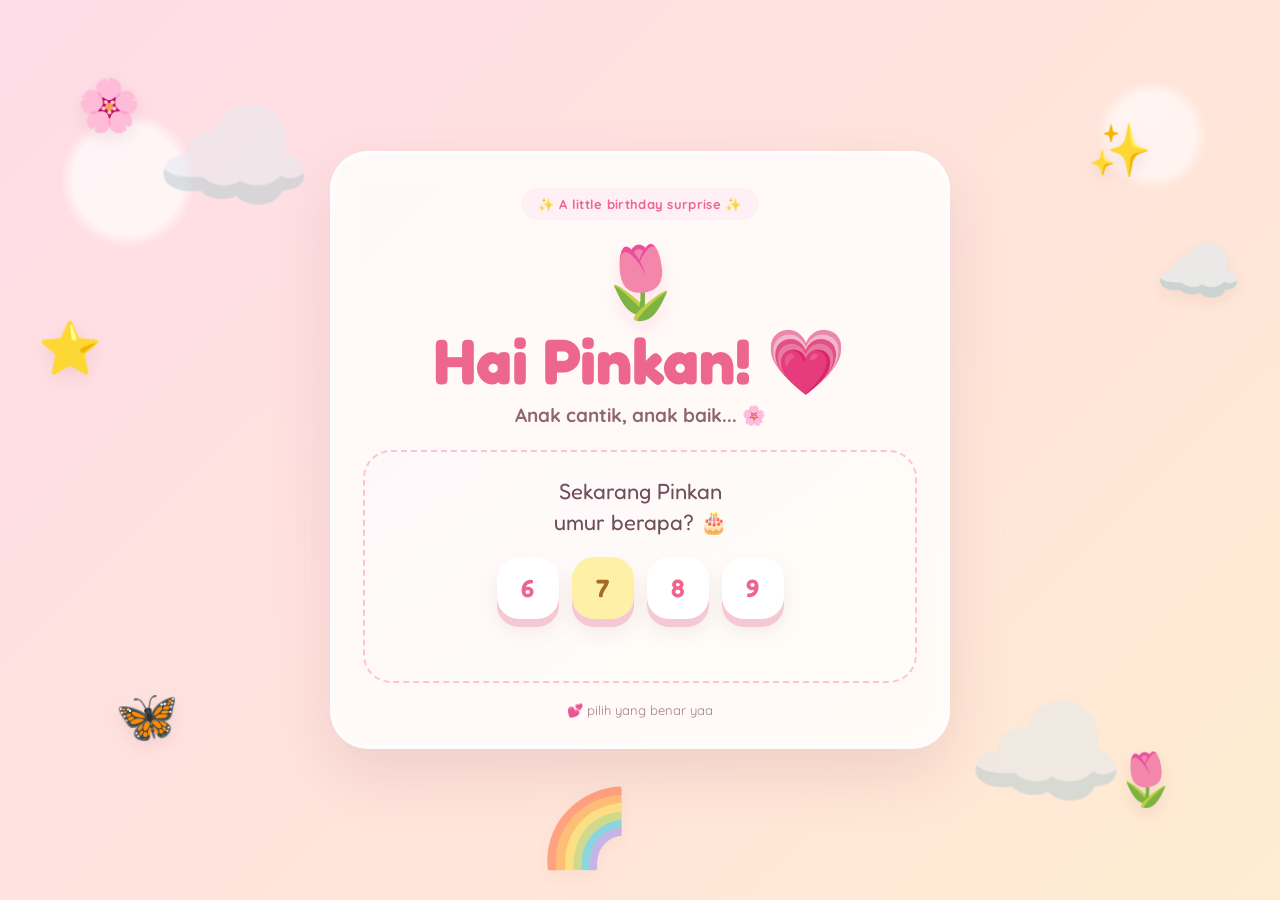
<file: index.html>
<!DOCTYPE html>
<html lang="id">
<head>
    <meta charset="UTF-8">
    <meta name="viewport" content="width=device-width, initial-scale=1.0">

    <title>Birthday Pinkan 🌸</title>

    <!-- Google Fonts -->
    <link rel="preconnect" href="https://fonts.googleapis.com">
    <link rel="preconnect" href="https://fonts.gstatic.com" crossorigin>

    <link href="https://fonts.googleapis.com/css2?family=Fredoka:wght@400;500;600;700&family=Quicksand:wght@500;600;700&display=swap" rel="stylesheet">

    <!-- CSS -->
    <link rel="stylesheet" href="style.css">
</head>

<body>

    <!-- =========================
         FLOATING DECORATIONS
    ========================== -->

    <div class="decor decor-1">🌸</div>
    <div class="decor decor-2">✨</div>
    <div class="decor decor-3">🦋</div>
    <div class="decor decor-4">🌷</div>
    <div class="decor decor-5">⭐</div>
    <div class="decor decor-6">☁️</div>
    <div class="decor decor-7">🌈</div>


    <!-- =========================
         SCENE 1
    ========================== -->

    <main>

        <section id="scene1" class="scene active">

            <div class="cloud cloud-left">☁️</div>
            <div class="cloud cloud-right">☁️</div>

            <div class="welcome-card">

                <div class="small-label">
                    ✨ A little birthday surprise ✨
                </div>

                <div class="main-flower">
                    🌷
                </div>

                <h1>
                    Hai Pinkan! 💗
                </h1>

                <p class="subtitle">
                    Anak cantik, anak baik... 🌸
                </p>

                <div class="question-box">

                    <p>
                        Sekarang Pinkan<br>
                        umur berapa? 🎂
                    </p>

                    <div class="age-buttons">

                        <button class="age-btn" data-age="6">
                            6
                        </button>

                        <button class="age-btn correct" data-age="7">
                            7
                        </button>

                        <button class="age-btn" data-age="8">
                            8
                        </button>

                        <button class="age-btn" data-age="9">
                            9
                        </button>

                    </div>

                    <p id="ageMessage" class="age-message"></p>

                </div>

                <div class="tiny-note">
                    💕 pilih yang benar yaa
                </div>

            </div>

        </section>


        <!-- =========================
             SCENE 2
        ========================== -->

        <section id="scene2" class="scene">

            <div class="celebration-card">

                <div class="celebration-icon">
                    🎉
                </div>

                <h2>
                    Wihhh! 😆
                </h2>

                <p>
                    Udah <strong>7 tahun!</strong>
                </p>

                <p>
                    Pinkan udah gede yaa sekarang! 🥰
                </p>

                <div class="big-seven">
                    7
                </div>

                <button id="startAdventure" class="main-button">
                    Mulai kejutan 💗
                </button>

            </div>

        </section>


    
        <!-- =========================
             SCENE 3 - BALLOON GAME
        ========================== -->

        <section id="scene3" class="scene">

            <div class="balloon-card">

                <div class="game-label">
                    🎈 MINI BIRTHDAY GAME 🎈
                </div>

                <h2>
                    Pecahkan 7 balon! 💗
                </h2>

                <p class="game-description">
                    Ayo Pinkan! Klik semua balonnya<br>
                    sebelum lanjut ke kejutan berikutnya ✨
                </p>

                <div class="balloon-progress">
                    <span id="balloonCount">0</span> / 7 balon pecah 🎈
                </div>

                <div id="balloonArea" class="balloon-area">

                    <button class="balloon balloon-pink" data-balloon="1">
                        🎈
                    </button>

                    <button class="balloon balloon-blue" data-balloon="2">
                        🎈
                    </button>

                    <button class="balloon balloon-yellow" data-balloon="3">
                        🎈
                    </button>

                    <button class="balloon balloon-purple" data-balloon="4">
                        🎈
                    </button>

                    <button class="balloon balloon-mint" data-balloon="5">
                        🎈
                    </button>

                    <button class="balloon balloon-peach" data-balloon="6">
                        🎈
                    </button>

                    <button class="balloon balloon-pink2" data-balloon="7">
                        🎈
                    </button>

                </div>

                <div id="balloonMessage" class="balloon-message">
                    Klik balonnya! 🎈
                </div>

                <button
                    id="continueAfterBalloons"
                    class="main-button hidden"
                >
                    Lanjut ke kejutan ✨
                </button>

            </div>

        </section>

    
        <!-- =========================
             SCENE 4 - BIRTHDAY WISH
        ========================== -->

        <section id="scene4" class="scene">

            <div class="wish-card">

                <div class="wish-moon">
                    🌙
                </div>

                <div class="game-label">
                    ✨ MAKE A WISH ✨
                </div>

                <h2>
                    Yuk buat satu harapan! ⭐
                </h2>

                <p class="wish-description">
                    Pilih satu bintang yang paling kamu suka.
                    <br>
                    Katakan harapanmu dalam hati yaa 💗
                </p>

                <div class="stars-area">

                    <button class="wish-star" data-star="1">
                        ⭐
                    </button>

                    <button class="wish-star" data-star="2">
                        ⭐
                    </button>

                    <button class="wish-star" data-star="3">
                        ⭐
                    </button>

                    <button class="wish-star" data-star="4">
                        ⭐
                    </button>

                    <button class="wish-star" data-star="5">
                        ⭐
                    </button>

                </div>

                <p id="wishMessage" class="wish-message">
                    Pilih satu bintang ✨
                </p>

                <button
                    id="continueAfterWish"
                    class="main-button hidden"
                >
                    Lanjut 🌈
                </button>

            </div>

        </section>

    
        <!-- =========================
             SCENE 5 - DREAM
        ========================== -->

        <section id="scene5" class="scene">

            <div class="dream-card">

                <div class="dream-rainbow">
                    🌈
                </div>

                <div class="game-label">
                    💭 PINKAN'S DREAM 💭
                </div>

                <h2>
                    Kalau besar nanti,<br>
                    Pinkan mau jadi apa? ✨
                </h2>

                <p class="dream-description">
                    Pilih yang paling Pinkan suka yaa 💗
                </p>


                <div class="dream-grid">

                    <button
                        class="dream-option"
                        data-dream="Dokter"
                    >
                        <span class="dream-icon">👩‍⚕️</span>
                        <span>Dokter</span>
                    </button>


                    <button
                        class="dream-option"
                        data-dream="Guru"
                    >
                        <span class="dream-icon">👩‍🏫</span>
                        <span>Guru</span>
                    </button>


                    <button
                        class="dream-option"
                        data-dream="Astronaut"
                    >
                        <span class="dream-icon">🚀</span>
                        <span>Astronaut</span>
                    </button>


                    <button
                        class="dream-option"
                        data-dream="Seniman"
                    >
                        <span class="dream-icon">🎨</span>
                        <span>Seniman</span>
                    </button>

                </div>


                <div class="custom-dream">

                    <p>
                        Atau punya cita-cita sendiri? 💗
                    </p>

                    <div class="custom-dream-row">

                        <input
                            id="customDream"
                            type="text"
                            maxlength="40"
                            placeholder="Tulis cita-citamu..."
                        >

                        <button
                            id="customDreamButton"
                            class="small-button"
                        >
                            Pilih ✨
                        </button>

                    </div>

                </div>


                <p
                    id="dreamMessage"
                    class="dream-message"
                ></p>


                <button
                    id="continueAfterDream"
                    class="main-button hidden"
                >
                    Kirim cita-cita ke langit 🌈
                </button>

            </div>

        </section>

    
        <!-- =========================
             SCENE 6 - SEND DREAM
        ========================== -->

        <section id="scene6" class="scene">

            <div class="sky-card">

                <div class="sky-stars">
                    ✨ ⭐ ✨
                </div>

                <div class="game-label">
                    🌈 DREAM TO THE SKY 🌈
                </div>

                <h2>
                    Cita-cita Pinkan<br>
                    akan dikirim ke langit! ✨
                </h2>

                <div class="dream-cloud">

                    <div class="dream-result-icon">
                        🌟
                    </div>

                    <p>
                        Pinkan ingin menjadi
                    </p>

                    <strong id="dreamResult">
                        ...
                    </strong>

                </div>

                <button
                    id="sendDreamButton"
                    class="main-button"
                >
                    Kirim ke langit! 🚀
                </button>

                <p
                    id="skyMessage"
                    class="sky-message"
                ></p>

                <button
                    id="continueAfterSky"
                    class="main-button hidden"
                >
                    Lanjut 🌱
                </button>

            </div>

        </section>

    
        <!-- =========================
             SCENE 7 - MAGIC FLOWER
        ========================== -->

        <section id="scene7" class="scene">

            <div class="plant-card">

                <div class="plant-label">
                    🌱 MAGIC GARDEN 🌱
                </div>

                <h2>
                    Yuk tanam bunga ajaib! 🌸
                </h2>

                <p class="plant-description">
                    Bunga ini akan tumbuh kalau Pinkan
                    merawatnya dengan baik 💗
                </p>

                <div class="plant-stage">

                    <div id="plantFlower" class="plant-flower">
                        🌰
                    </div>

                    <div class="soil">
                        🌱
                    </div>

                </div>

                <div class="water-progress">

                    <span id="waterCount">0</span> / 3
                    kali disiram 💧

                </div>

                <p id="plantMessage" class="plant-message">
                    Bunganya masih kecil...
                </p>

                <button
                    id="waterButton"
                    class="main-button"
                >
                    Siram bunga 💧
                </button>

                <button
                    id="continueAfterPlant"
                    class="main-button hidden"
                >
                    Lihat bunganya! 🌸
                </button>

            </div>

        </section>

    
        <!-- =========================
             SCENE 8 - MAGIC FLOWER
        ========================== -->

        <section id="scene8" class="scene">

            <div class="magic-flower-card">

                <div class="magic-label">
                    ✨ MAGIC FLOWER ✨
                </div>

                <h2>
                    Ada sesuatu di dalam<br>
                    bunga ini... 🌸
                </h2>

                <p class="magic-description">
                    Coba sentuh bunganya pelan-pelan 💗
                </p>


                <button
                    id="magicFlower"
                    class="magic-flower"
                >
                    🌷
                </button>


                <div
                    id="magicFlowerMessage"
                    class="magic-flower-message"
                >
                    🌸 Sentuh bunga ajaibnya 🌸
                </div>


                <button
                    id="enterGarden"
                    class="main-button hidden"
                >
                    Masuk ke taman ajaib 🌳
                </button>

            </div>

        </section>

    
        <!-- =========================
             SCENE 9 - SECRET GARDEN
        ========================== -->

        <section id="scene9" class="scene">

            <div class="garden-card">

                <div class="garden-sky">
                    ☁️ ✨ 🌙 ✨ ☁️
                </div>

                <div class="garden-title">
                    🌳 SECRET GARDEN 🌳
                </div>

                <h2>
                    Selamat datang di<br>
                    taman ajaib Pinkan! 🌸
                </h2>

                <p class="garden-description">
                    Tapi... sepertinya ada sesuatu
                    yang sedang bersembunyi 👀
                </p>

                <div class="garden-scene">

                    <div class="garden-tree tree-left">
                        🌳
                    </div>

                    <div class="garden-tree tree-right">
                        🌳
                    </div>

                    <div class="garden-flower flower-a">
                        🌷
                    </div>

                    <div class="garden-flower flower-b">
                        🌸
                    </div>

                    <div class="garden-flower flower-c">
                        🌼
                    </div>

                    <button
                        class="butterfly butterfly-1"
                        data-butterfly="1"
                    >
                        🦋
                    </button>

                    <button
                        class="butterfly butterfly-2"
                        data-butterfly="2"
                    >
                        🦋
                    </button>

                    <button
                        class="butterfly butterfly-3"
                        data-butterfly="3"
                    >
                        🦋
                    </button>

                </div>

                <div class="butterfly-progress">

                    🦋
                    <span id="butterflyCount">0</span>
                    / 3 ditemukan

                </div>

                <p
                    id="butterflyMessage"
                    class="butterfly-message"
                >
                    Cari kupu-kupunya! 👀🦋
                </p>

                <button
                    id="continueAfterButterflies"
                    class="main-button hidden"
                >
                    Buka rahasia 💌
                </button>

            </div>

        </section>

    
        <!-- =========================
             SCENE 10 - SECRET LETTER
        ========================== -->

        <section id="scene10" class="scene">

            <div class="letter-discovery-card">

                <div class="letter-stars">
                    ✨ 💗 ✨
                </div>

                <div class="game-label">
                    💌 SECRET MESSAGE 💌
                </div>

                <h2>
                    Pinkan menemukan<br>
                    sesuatu! 👀
                </h2>

                <p class="letter-discovery-text">
                    Kupu-kupu terakhir membawa
                    sebuah surat khusus untuk Pinkan...
                </p>


                <div class="envelope-wrapper">

                    <button
                        id="secretEnvelope"
                        class="secret-envelope"
                    >

                        <div class="envelope-back">
                        </div>

                        <div class="envelope-paper">
                            💗
                        </div>

                        <div class="envelope-front">
                        </div>

                        <div class="envelope-heart">
                            💌
                        </div>

                    </button>

                </div>


                <p
                    id="envelopeMessage"
                    class="envelope-message"
                >
                    💌 Klik amplopnya...
                </p>


                <button
                    id="continueAfterLetter"
                    class="main-button hidden"
                >
                    Baca suratnya 💗
                </button>

            </div>

        </section>

    
        <!-- =========================
             SCENE 11 - BIRTHDAY LETTER
        ========================== -->

        <section id="scene11" class="scene">

            <div class="birthday-letter-card">

                <div class="letter-top">

                    <span>💌</span>

                    <span>
                        Untuk Pinkan 💗
                    </span>

                    <span>🌸</span>

                </div>


                <div class="letter-paper-real">

                    <div class="letter-decoration">
                        🌷 ✨ 🌷
                    </div>

                    <h2>
                        Selamat Ulang Tahun! 🎂
                    </h2>

                    <div
                        id="typedLetter"
                        class="typed-letter"
                    ></div>

                    <div
                        id="letterCursor"
                        class="letter-cursor"
                    >
                        |
                    </div>

                    <div
                        id="letterSignature"
                        class="letter-signature hidden"
                    >
                        Dari kakak yang selalu
                        mendoakan Pinkan ❤️
                    </div>

                </div>


                <button
                    id="continueAfterReading"
                    class="main-button hidden"
                >
                    Ada satu kejutan lagi 🎂
                </button>

            </div>

        </section>

    
<!-- SCENE 12 -->
<!-- SCENE 12 — BIRTHDAY CAKE -->
<section class="scene" id="scene12">

    <div class="card cake-game-card">

        <div class="cake-top-decoration">
            ✨ 🌸 ✨
        </div>

        <h1 class="cake-title">
            Kita bikin kue dulu! 🎂
        </h1>

        <p class="subtitle cake-subtitle">
            Kue ulang tahun Pinkan harus punya
            <strong>7 lilin</strong> karena Pinkan sekarang sudah 7 tahun! 💗
        </p>

        <div class="big-cake-stage" id="cakeStage">

            <div class="cake-float float-one">✨</div>
            <div class="cake-float float-two">💗</div>
            <div class="cake-float float-three">⭐</div>
            <div class="cake-float float-four">🌸</div>

            <div class="big-candle-row" id="bigCandleRow">

                <div class="big-candle-slot"></div>
                <div class="big-candle-slot"></div>
                <div class="big-candle-slot"></div>
                <div class="big-candle-slot"></div>
                <div class="big-candle-slot"></div>
                <div class="big-candle-slot"></div>
                <div class="big-candle-slot"></div>

            </div>

            <div class="big-cake">

                <div class="cake-top">

                    <div class="cream cream-one"></div>
                    <div class="cream cream-two"></div>
                    <div class="cream cream-three"></div>
                    <div class="cream cream-four"></div>
                    <div class="cream cream-five"></div>

                    <div class="sprinkle s1"></div>
                    <div class="sprinkle s2"></div>
                    <div class="sprinkle s3"></div>
                    <div class="sprinkle s4"></div>
                    <div class="sprinkle s5"></div>

                </div>

                <div class="cake-middle">

                    <span class="cake-heart">♥</span>
                    <span class="cake-heart">♥</span>
                    <span class="cake-heart">♥</span>

                </div>

                <div class="cake-ribbon">

                    <div class="ribbon-center">💗</div>

                </div>

                <div class="cake-bottom">

                    <span>✨</span>
                    <span>🌸</span>
                    <span>✨</span>

                </div>

            </div>

            <div class="cake-plate"></div>

        </div>

        <div class="cake-progress-big">

            <div class="cake-progress-text" id="cakeProgress">
                0 / 7 lilin 🕯️
            </div>

            <div class="cake-progress-bar">

                <div
                    class="cake-progress-fill"
                    id="cakeProgressFill">
                </div>

            </div>

        </div>

        <p class="cake-message-big" id="cakeMessage">
            Yuk tambahkan lilinnya satu-satu! 🌸
        </p>

        <button
            class="main-button cake-action-button"
            id="addCandle">

            🕯️ Tambahkan lilin

        </button>

        <button
            class="main-button cake-action-button hidden"
            id="blowCandles">

            💨 Tiup lilinnya!

        </button>

        <button
            class="main-button cake-action-button hidden"
            id="finalSurprise">

            🎉 Lihat kejutan terakhir

        </button>

    </div>

</section>


<!-- SCENE 13 — FINAL -->

<section class="scene" id="scene13">

    <div class="final-simple-card">

        <div class="final-party">
            🎉
        </div>

        <h1 class="final-simple-title">
            HAPPY 7TH BIRTHDAY!
        </h1>

        <h2 class="final-simple-name">
            PINKAN 💗
        </h2>

        <div class="final-simple-wishes">

            <p>
                🌈 Semoga selalu bahagia
            </p>

            <p>
                ✨ Rajin belajar
            </p>

            <p>
                🌸 Semangat kejar cita-citamu!
            </p>

        </div>

    </div>

</section>


</main>


    <!-- =========================
         JAVASCRIPT
    ========================== -->

    <script src="script.js"></script>


<section class="scene" id="scene14">

    <div class="closing-card">

        <div class="closing-flower">
            🌸
        </div>

        <h1 class="closing-title">
            Sampai jumpa lagi,<br>
            Pinkan! 💗
        </h1>

        <p class="closing-text">
            Terima kasih sudah menyelesaikan<br>
            kejutan ulang tahun ini. ✨
        </p>

        <div class="closing-big-heart">
            💗
        </div>

        <p class="closing-wish">
            Jangan lupa selalu tersenyum,<br>
            bermimpi, dan jadi anak baik yaa! 🌈
        </p>

        <p class="closing-signature">
            Dari kakak yang selalu mendoakan Pinkan ❤️
        </p>

        <div class="closing-stars">
            ✨ ⭐ 🌸 ⭐ ✨
        </div>

    </div>

</section>


<audio id="birthdayMusic" loop>
    <source src="assets/birthday-music.mp3" type="audio/mpeg">
</audio>

</body>
</html>
</file>
<file: style.css>
/* =========================================
   BASIC
========================================= */

* {
    box-sizing: border-box;
    margin: 0;
    padding: 0;
}

html,
body {
    width: 100%;
    min-height: 100%;
}

body {
    font-family: "Quicksand", sans-serif;

    background:
        radial-gradient(circle at 10% 20%, rgba(255,255,255,.7) 0 4%, transparent 5%),
        radial-gradient(circle at 90% 15%, rgba(255,255,255,.6) 0 3%, transparent 4%),
        linear-gradient(
            135deg,
            #ffdce8,
            #fff1c9,
            #dff4ff,
            #eee2ff
        );

    background-size: auto, auto, 400% 400%;

    animation: backgroundMove 12s ease infinite;

    color: #624653;

    overflow-x: hidden;
}

@keyframes backgroundMove {

    0% {
        background-position: 0% 50%;
    }

    50% {
        background-position: 100% 50%;
    }

    100% {
        background-position: 0% 50%;
    }

}


/* =========================================
   SCENE
========================================= */

main {
    width: 100%;
    min-height: 100vh;
}

.scene {

    position: absolute;

    width: 100%;
    min-height: 100vh;

    display: none;

    align-items: center;
    justify-content: center;

    padding: 30px 20px;

    opacity: 0;

}

.scene.active {

    display: flex;

    animation: sceneIn .7s ease forwards;

}

@keyframes sceneIn {

    from {
        opacity: 0;
        transform: scale(.96);
    }

    to {
        opacity: 1;
        transform: scale(1);
    }

}


/* =========================================
   DECORATIONS
========================================= */

.decor {

    position: fixed;

    z-index: 1;

    pointer-events: none;

    font-size: clamp(28px, 4vw, 55px);

    filter: drop-shadow(0 6px 8px rgba(150,80,100,.12));

}

.decor-1 {
    top: 8%;
    left: 6%;
    animation: float1 4s ease-in-out infinite;
}

.decor-2 {
    top: 13%;
    right: 10%;
    animation: float2 3s ease-in-out infinite;
}

.decor-3 {
    bottom: 17%;
    left: 9%;
    animation: float2 4.5s ease-in-out infinite;
}

.decor-4 {
    bottom: 10%;
    right: 8%;
    animation: float1 5s ease-in-out infinite;
}

.decor-5 {
    top: 35%;
    left: 3%;
    animation: sparkle 2s ease-in-out infinite;
}

.decor-6 {
    top: 25%;
    right: 3%;
    font-size: 70px;
    opacity: .75;
}

.decor-7 {
    bottom: 3%;
    left: 42%;
    font-size: 75px;
    opacity: .45;
}

@keyframes float1 {

    0%, 100% {
        transform: translateY(0) rotate(-5deg);
    }

    50% {
        transform: translateY(-16px) rotate(5deg);
    }

}

@keyframes float2 {

    0%, 100% {
        transform: translateY(0) rotate(5deg);
    }

    50% {
        transform: translateY(12px) rotate(-5deg);
    }

}

@keyframes sparkle {

    0%, 100% {
        transform: scale(1);
        opacity: .7;
    }

    50% {
        transform: scale(1.3);
        opacity: 1;
    }

}


/* =========================================
   CLOUDS
========================================= */

.cloud {

    position: absolute;

    font-size: clamp(70px, 10vw, 130px);

    opacity: .55;

    filter: blur(.2px);

    z-index: 0;

}

.cloud-left {
    top: 8%;
    left: 12%;
}

.cloud-right {
    bottom: 8%;
    right: 12%;
}


/* =========================================
   WELCOME CARD
========================================= */

.welcome-card {

    position: relative;

    z-index: 5;

    width: min(620px, 94vw);

    padding: 34px 30px 28px;

    text-align: center;

    background: rgba(255,255,255,.78);

    border: 3px solid rgba(255,255,255,.8);

    border-radius: 38px;

    box-shadow:
        0 25px 60px rgba(160,90,120,.16),
        inset 0 0 30px rgba(255,255,255,.45);

    backdrop-filter: blur(12px);

    animation: cardFloat 4s ease-in-out infinite;

}

@keyframes cardFloat {

    0%, 100% {
        transform: translateY(0);
    }

    50% {
        transform: translateY(-7px);
    }

}


/* =========================================
   SMALL LABEL
========================================= */

.small-label {

    display: inline-block;

    padding: 8px 17px;

    border-radius: 999px;

    background: #fff0f5;

    color: #ed668e;

    font-size: 13px;

    font-weight: 700;

    letter-spacing: .3px;

    margin-bottom: 13px;

}


/* =========================================
   FLOWER
========================================= */

.main-flower {

    font-size: 70px;

    margin: 3px 0 5px;

    animation: flowerFloat 3s ease-in-out infinite;

    filter: drop-shadow(0 8px 8px rgba(255,130,160,.18));

}

@keyframes flowerFloat {

    0%, 100% {
        transform: translateY(0) rotate(-4deg);
    }

    50% {
        transform: translateY(-9px) rotate(4deg);
    }

}


/* =========================================
   TITLE
========================================= */

h1,
h2 {

    font-family: "Fredoka", sans-serif;

    color: #ed668e;

}

h1 {

    font-size: clamp(40px, 8vw, 64px);

    line-height: 1;

    margin-bottom: 10px;

}

.subtitle {

    font-size: 19px;

    font-weight: 700;

    color: #8d6574;

    margin-bottom: 23px;

}


/* =========================================
   QUESTION
========================================= */

.question-box {

    padding: 24px 20px 20px;

    border-radius: 28px;

    background: linear-gradient(
        145deg,
        #fff8fb,
        #fffdf5
    );

    border: 2px dashed #ffc2d3;

}

.question-box > p:first-child {

    font-family: "Fredoka", sans-serif;

    font-size: 22px;

    line-height: 1.4;

    color: #704e5c;

    margin-bottom: 19px;

}


/* =========================================
   AGE BUTTONS
========================================= */

.age-buttons {

    display: flex;

    justify-content: center;

    gap: 13px;

    flex-wrap: wrap;

}

.age-btn {

    width: 62px;
    height: 62px;

    border: none;

    border-radius: 22px;

    background: #fff;

    color: #ed668e;

    font-family: "Fredoka", sans-serif;

    font-size: 25px;

    font-weight: 600;

    cursor: pointer;

    box-shadow:
        0 8px 0 #f4c9d5,
        0 12px 20px rgba(150,80,100,.10);

    transition: .2s ease;

}

.age-btn:hover {

    transform: translateY(-4px) rotate(-2deg);

}

.age-btn:active {

    transform: translateY(4px);

    box-shadow:
        0 3px 0 #f4c9d5,
        0 5px 10px rgba(150,80,100,.10);

}

.age-btn.correct {

    background: #fff0a8;

    color: #a36d24;

}


/* =========================================
   MESSAGE
========================================= */

.age-message {

    min-height: 27px;

    margin-top: 15px;

    font-size: 15px;

    font-weight: 700;

}

.age-message.wrong {

    color: #ed668e;

    animation: shake .35s ease;

}

.age-message.right {

    color: #54a67d;

}

@keyframes shake {

    0%, 100% {
        transform: translateX(0);
    }

    25% {
        transform: translateX(-7px);
    }

    75% {
        transform: translateX(7px);
    }

}


/* =========================================
   TINY NOTE
========================================= */

.tiny-note {

    margin-top: 19px;

    color: #a37b88;

    font-size: 13px;

}


/* =========================================
   SCENE 2
========================================= */

.celebration-card {

    position: relative;

    z-index: 5;

    width: min(520px, 94vw);

    text-align: center;

    padding: 42px 30px;

    border-radius: 40px;

    background: rgba(255,255,255,.84);

    border: 3px solid rgba(255,255,255,.8);

    box-shadow: 0 25px 60px rgba(150,80,100,.17);

    backdrop-filter: blur(12px);

}

.celebration-icon {

    font-size: 72px;

    animation: celebrateIcon 1.8s ease-in-out infinite;

}

@keyframes celebrateIcon {

    0%, 100% {
        transform: rotate(-8deg) scale(1);
    }

    50% {
        transform: rotate(8deg) scale(1.12);
    }

}

.celebration-card h2 {

    font-size: 48px;

    margin-top: 10px;

}

.celebration-card p {

    font-size: 20px;

    font-weight: 600;

    line-height: 1.6;

}

.big-seven {

    font-family: "Fredoka", sans-serif;

    font-size: 120px;

    line-height: 1;

    margin: 10px 0 18px;

    color: #ff91ad;

    text-shadow:
        5px 5px 0 #ffe58f,
        9px 9px 0 rgba(169,221,255,.7);

    animation: sevenBounce 2s ease-in-out infinite;

}

@keyframes sevenBounce {

    0%, 100% {
        transform: translateY(0) rotate(-3deg);
    }

    50% {
        transform: translateY(-12px) rotate(3deg);
    }

}


/* =========================================
   MAIN BUTTON
========================================= */

.main-button {

    border: none;

    padding: 15px 27px;

    border-radius: 999px;

    background: #ff91ad;

    color: white;

    font-family: "Fredoka", sans-serif;

    font-size: 18px;

    font-weight: 600;

    cursor: pointer;

    box-shadow:
        0 7px 0 #ed668e,
        0 12px 20px rgba(237,102,142,.2);

    transition: .2s ease;

}

.main-button:hover {

    transform: translateY(-4px);

}

.main-button:active {

    transform: translateY(4px);

    box-shadow:
        0 3px 0 #ed668e,
        0 6px 10px rgba(237,102,142,.2);

}


/* =========================================
   MOBILE
========================================= */

@media (max-width: 600px) {

    .scene {
        padding: 18px 12px;
    }

    .welcome-card {
        padding: 28px 18px 23px;
        border-radius: 30px;
    }

    .main-flower {
        font-size: 60px;
    }

    .subtitle {
        font-size: 17px;
    }

    .question-box {
        padding: 21px 12px 18px;
    }

    .question-box > p:first-child {
        font-size: 19px;
    }

    .age-btn {
        width: 58px;
        height: 58px;
    }

    .decor-6 {
        display: none;
    }

    .decor-7 {
        display: none;
    }

    .cloud {
        opacity: .35;
    }

    .celebration-card {
        padding: 34px 20px;
        border-radius: 30px;
    }

    .celebration-card h2 {
        font-size: 40px;
    }

    .celebration-card p {
        font-size: 18px;
    }

    .big-seven {
        font-size: 100px;
    }

}


/* =========================================
   BALLOON GAME
========================================= */

.balloon-card {

    position: relative;

    z-index: 5;

    width: min(700px, 95vw);

    min-height: 650px;

    padding: 32px 25px;

    text-align: center;

    background: rgba(255,255,255,.84);

    border: 3px solid rgba(255,255,255,.9);

    border-radius: 40px;

    box-shadow:
        0 25px 60px rgba(150,80,100,.16);

    backdrop-filter: blur(12px);

}

.game-label {

    display: inline-block;

    padding: 8px 17px;

    border-radius: 999px;

    background: #fff0f5;

    color: #ed668e;

    font-size: 13px;

    font-weight: 700;

    margin-bottom: 12px;

}

.balloon-card h2 {

    font-family: "Fredoka", sans-serif;

    color: #ed668e;

    font-size: clamp(30px, 6vw, 44px);

    margin-bottom: 8px;

}

.game-description {

    font-size: 17px;

    font-weight: 600;

    line-height: 1.5;

    color: #80606d;

}

.balloon-progress {

    display: inline-block;

    margin-top: 15px;

    padding: 9px 18px;

    border-radius: 999px;

    background: #fff8d8;

    color: #9a7737;

    font-weight: 700;

    font-size: 14px;

}


/* =========================================
   BALLOON AREA
========================================= */

.balloon-area {

    position: relative;

    width: 100%;

    height: 350px;

    margin-top: 10px;

    overflow: hidden;

}


/* =========================================
   BALLOONS
========================================= */

.balloon {

    position: absolute;

    border: none;

    background: transparent;

    font-size: 72px;

    cursor: pointer;

    filter:
        drop-shadow(0 10px 8px rgba(100,70,100,.15));

    transition:
        transform .2s ease,
        opacity .25s ease;

    animation: balloonFloat 3s ease-in-out infinite;

}

.balloon:hover {

    transform: scale(1.15) rotate(-6deg);

}

.balloon:active {

    transform: scale(.9);

}


/* Individual positions */

.balloon:nth-child(1) {
    left: 7%;
    top: 30px;
    animation-delay: 0s;
}

.balloon:nth-child(2) {
    left: 28%;
    top: 10px;
    animation-delay: .5s;
}

.balloon:nth-child(3) {
    left: 53%;
    top: 35px;
    animation-delay: 1s;
}

.balloon:nth-child(4) {
    left: 76%;
    top: 5px;
    animation-delay: .3s;
}

.balloon:nth-child(5) {
    left: 16%;
    top: 175px;
    animation-delay: 1.2s;
}

.balloon:nth-child(6) {
    left: 44%;
    top: 190px;
    animation-delay: .7s;
}

.balloon:nth-child(7) {
    left: 69%;
    top: 175px;
    animation-delay: 1.5s;
}


/* =========================================
   BALLOON COLORS
========================================= */

.balloon-pink {
    filter: hue-rotate(320deg) drop-shadow(0 10px 8px rgba(100,70,100,.15));
}

.balloon-blue {
    filter: hue-rotate(145deg) drop-shadow(0 10px 8px rgba(100,70,100,.15));
}

.balloon-yellow {
    filter: hue-rotate(25deg) drop-shadow(0 10px 8px rgba(100,70,100,.15));
}

.balloon-purple {
    filter: hue-rotate(250deg) drop-shadow(0 10px 8px rgba(100,70,100,.15));
}

.balloon-mint {
    filter: hue-rotate(100deg) drop-shadow(0 10px 8px rgba(100,70,100,.15));
}

.balloon-peach {
    filter: hue-rotate(350deg) drop-shadow(0 10px 8px rgba(100,70,100,.15));
}

.balloon-pink2 {
    filter: hue-rotate(300deg) drop-shadow(0 10px 8px rgba(100,70,100,.15));
}


/* =========================================
   BALLOON FLOAT
========================================= */

@keyframes balloonFloat {

    0%, 100% {
        transform: translateY(0) rotate(-3deg);
    }

    50% {
        transform: translateY(-15px) rotate(3deg);
    }

}


/* =========================================
   POP ANIMATION
========================================= */

.balloon.popped {

    animation: balloonPop .35s ease forwards;

    pointer-events: none;

}

@keyframes balloonPop {

    0% {
        transform: scale(1);
        opacity: 1;
    }

    45% {
        transform: scale(1.35);
        opacity: .9;
    }

    100% {
        transform: scale(.05);
        opacity: 0;
    }

}


/* =========================================
   BALLOON MESSAGE
========================================= */

.balloon-message {

    min-height: 28px;

    margin: 3px 0 14px;

    color: #ed668e;

    font-size: 16px;

    font-weight: 700;

}


/* =========================================
   HIDDEN
========================================= */

.hidden {

    display: none !important;

}


/* =========================================
   MOBILE BALLOON
========================================= */

@media (max-width: 600px) {

    .balloon-card {

        min-height: 590px;

        padding: 27px 15px;

        border-radius: 30px;

    }

    .game-description {

        font-size: 15px;

    }

    .balloon-area {

        height: 310px;

    }

    .balloon {

        font-size: 58px;

    }

    .balloon:nth-child(1) {
        left: 2%;
        top: 25px;
    }

    .balloon:nth-child(2) {
        left: 27%;
        top: 5px;
    }

    .balloon:nth-child(3) {
        left: 55%;
        top: 25px;
    }

    .balloon:nth-child(4) {
        left: 76%;
        top: 5px;
    }

    .balloon:nth-child(5) {
        left: 8%;
        top: 165px;
    }

    .balloon:nth-child(6) {
        left: 39%;
        top: 185px;
    }

    .balloon:nth-child(7) {
        left: 70%;
        top: 160px;
    }

}


/* =========================================
   WISH SCENE
========================================= */

.wish-card {

    position: relative;

    z-index: 5;

    width: min(680px, 95vw);

    padding: 34px 25px 30px;

    text-align: center;

    background: rgba(255,255,255,.84);

    border: 3px solid rgba(255,255,255,.9);

    border-radius: 40px;

    box-shadow:
        0 25px 60px rgba(120,90,160,.16);

    backdrop-filter: blur(12px);

}

.wish-moon {

    font-size: 58px;

    margin-bottom: 3px;

    animation: moonFloat 3s ease-in-out infinite;

}

@keyframes moonFloat {

    0%, 100% {
        transform: translateY(0) rotate(-4deg);
    }

    50% {
        transform: translateY(-9px) rotate(4deg);
    }

}

.wish-card h2 {

    font-family: "Fredoka", sans-serif;

    color: #ed668e;

    font-size: clamp(30px, 6vw, 45px);

    margin-bottom: 10px;

}

.wish-description {

    color: #80606d;

    font-size: 17px;

    font-weight: 600;

    line-height: 1.6;

}


/* =========================================
   STARS
========================================= */

.stars-area {

    position: relative;

    display: flex;

    justify-content: center;

    align-items: center;

    gap: 20px;

    flex-wrap: wrap;

    min-height: 190px;

    margin: 15px auto 5px;

    max-width: 560px;

}

.wish-star {

    border: none;

    background: transparent;

    font-size: 70px;

    cursor: pointer;

    filter:
        drop-shadow(0 8px 10px rgba(180,140,60,.18));

    transition:
        transform .25s ease,
        filter .25s ease;

    animation: starTwinkle 2.5s ease-in-out infinite;

}

.wish-star:nth-child(1) {
    animation-delay: 0s;
}

.wish-star:nth-child(2) {
    animation-delay: .4s;
}

.wish-star:nth-child(3) {
    animation-delay: .8s;
}

.wish-star:nth-child(4) {
    animation-delay: 1.2s;
}

.wish-star:nth-child(5) {
    animation-delay: 1.6s;
}

.wish-star:hover {

    transform:
        scale(1.25)
        rotate(12deg);

    filter:
        drop-shadow(0 0 18px rgba(255,210,80,.8));

}

@keyframes starTwinkle {

    0%, 100% {
        transform: scale(1);
        opacity: .82;
    }

    50% {
        transform: scale(1.12);
        opacity: 1;
    }

}


/* =========================================
   SELECTED STAR
========================================= */

.wish-star.selected {

    animation: selectedStar .8s ease forwards;

}

@keyframes selectedStar {

    0% {
        transform: scale(1);
    }

    40% {
        transform: scale(1.5) rotate(15deg);
    }

    70% {
        transform: scale(1.3) rotate(-10deg);
    }

    100% {
        transform: scale(1.35);
        filter:
            drop-shadow(0 0 25px rgba(255,211,65,.95));
    }

}


/* =========================================
   WISH MESSAGE
========================================= */

.wish-message {

    min-height: 28px;

    margin: 5px 0 15px;

    color: #ed668e;

    font-size: 16px;

    font-weight: 700;

}

.wish-message.success {

    color: #62a77f;

    animation: messagePop .5s ease;

}

@keyframes messagePop {

    0% {
        transform: scale(.8);
        opacity: 0;
    }

    100% {
        transform: scale(1);
        opacity: 1;
    }

}


/* =========================================
   MOBILE
========================================= */

@media (max-width: 600px) {

    .wish-card {

        padding: 27px 15px 25px;

        border-radius: 30px;

    }

    .wish-description {

        font-size: 15px;

    }

    .stars-area {

        gap: 7px;

        min-height: 175px;

    }

    .wish-star {

        font-size: 56px;

    }

}


/* =========================================
   DREAM SCENE
========================================= */

.dream-card {

    position: relative;

    z-index: 5;

    width: min(720px, 95vw);

    padding: 30px 25px 28px;

    text-align: center;

    background: rgba(255,255,255,.86);

    border: 3px solid rgba(255,255,255,.9);

    border-radius: 40px;

    box-shadow:
        0 25px 60px rgba(100,120,170,.15);

    backdrop-filter: blur(12px);

}

.dream-rainbow {

    font-size: 65px;

    margin-bottom: 2px;

    animation: rainbowFloat 3s ease-in-out infinite;

}

@keyframes rainbowFloat {

    0%, 100% {
        transform: translateY(0) rotate(-3deg);
    }

    50% {
        transform: translateY(-9px) rotate(3deg);
    }

}

.dream-card h2 {

    font-family: "Fredoka", sans-serif;

    color: #ed668e;

    font-size: clamp(29px, 6vw, 43px);

    line-height: 1.2;

    margin-bottom: 9px;

}

.dream-description {

    color: #80606d;

    font-size: 16px;

    font-weight: 600;

    margin-bottom: 18px;

}


/* =========================================
   DREAM OPTIONS
========================================= */

.dream-grid {

    display: grid;

    grid-template-columns: repeat(4, 1fr);

    gap: 12px;

    margin: 0 auto 20px;

    max-width: 630px;

}

.dream-option {

    border: 2px solid #f5dbe4;

    border-radius: 25px;

    padding: 17px 8px;

    background: #fff;

    color: #705360;

    font-family: "Fredoka", sans-serif;

    font-size: 16px;

    font-weight: 500;

    cursor: pointer;

    box-shadow:
        0 6px 0 #f2e2e7;

    transition: .2s ease;

}

.dream-option:hover {

    transform: translateY(-5px);

    border-color: #ffb3c7;

    box-shadow:
        0 10px 18px rgba(230,120,150,.15);

}

.dream-option.selected {

    background: #fff0f5;

    border-color: #ff91ad;

    box-shadow:
        0 5px 0 #ed668e;

    transform: translateY(2px);

    color: #ed668e;

}

.dream-icon {

    display: block;

    font-size: 48px;

    margin-bottom: 7px;

}


/* =========================================
   CUSTOM DREAM
========================================= */

.custom-dream {

    padding: 15px;

    border-radius: 23px;

    background: #f8f5ff;

    border: 2px dashed #d5c3ff;

}

.custom-dream p {

    font-size: 14px;

    font-weight: 700;

    color: #806c91;

    margin-bottom: 9px;

}

.custom-dream-row {

    display: flex;

    gap: 8px;

    max-width: 500px;

    margin: auto;

}

.custom-dream input {

    flex: 1;

    min-width: 0;

    border: 2px solid #e1d6ee;

    border-radius: 999px;

    padding: 12px 16px;

    outline: none;

    background: white;

    font-family: "Quicksand", sans-serif;

    font-size: 14px;

    color: #624653;

}

.custom-dream input:focus {

    border-color: #c8b3ed;

    box-shadow:
        0 0 0 4px rgba(213,195,255,.25);

}

.small-button {

    border: none;

    padding: 11px 18px;

    border-radius: 999px;

    background: #d5c3ff;

    color: #624b79;

    font-family: "Fredoka", sans-serif;

    font-size: 15px;

    font-weight: 600;

    cursor: pointer;

    transition: .2s ease;

}

.small-button:hover {

    transform: translateY(-2px);

}


/* =========================================
   DREAM MESSAGE
========================================= */

.dream-message {

    min-height: 28px;

    margin: 13px 0 10px;

    color: #ed668e;

    font-size: 17px;

    font-weight: 700;

    animation: messagePop .5s ease;

}


/* =========================================
   MOBILE
========================================= */

@media (max-width: 600px) {

    .dream-card {

        padding: 25px 14px;

        border-radius: 30px;

    }

    .dream-grid {

        grid-template-columns: repeat(2, 1fr);

        gap: 10px;

    }

    .dream-option {

        padding: 14px 7px;

    }

    .dream-icon {

        font-size: 42px;

    }

    .custom-dream-row {

        flex-direction: column;

    }

    .small-button {

        width: 100%;

    }

}


/* =========================================
   SKY DREAM
========================================= */

.sky-card {

    position: relative;

    z-index: 5;

    width: min(620px, 95vw);

    padding: 34px 25px;

    text-align: center;

    background:
        linear-gradient(
            180deg,
            rgba(235,226,255,.92),
            rgba(255,255,255,.9)
        );

    border: 3px solid rgba(255,255,255,.9);

    border-radius: 40px;

    box-shadow:
        0 25px 60px rgba(100,90,170,.17);

    backdrop-filter: blur(12px);

}

.sky-stars {

    font-size: 40px;

    letter-spacing: 12px;

    animation: skyTwinkle 2s ease-in-out infinite;

}

@keyframes skyTwinkle {

    0%, 100% {
        opacity: .7;
        transform: translateY(0);
    }

    50% {
        opacity: 1;
        transform: translateY(-7px);
    }

}

.sky-card h2 {

    font-family: "Fredoka", sans-serif;

    color: #ed668e;

    font-size: clamp(29px, 6vw, 43px);

    line-height: 1.25;

    margin: 10px 0 20px;

}

.dream-cloud {

    position: relative;

    width: min(430px, 90%);

    margin: auto;

    padding: 27px 20px;

    border-radius: 50px;

    background: white;

    box-shadow:
        0 15px 30px rgba(100,90,150,.1);

}

.dream-result-icon {

    font-size: 55px;

    margin-bottom: 5px;

}

.dream-cloud p {

    font-size: 16px;

    font-weight: 600;

    color: #8a7280;

}

.dream-cloud strong {

    display: block;

    margin-top: 5px;

    color: #ed668e;

    font-family: "Fredoka", sans-serif;

    font-size: 27px;

}

.sky-card .main-button {

    margin-top: 25px;

}

.sky-message {

    min-height: 28px;

    margin-top: 15px;

    color: #62a77f;

    font-size: 16px;

    font-weight: 700;

}



/* =========================================
   MAGIC PLANT SCENE
========================================= */

.plant-card {

    position: relative;

    z-index: 5;

    width: min(620px, 95vw);

    padding: 32px 25px 30px;

    text-align: center;

    background: rgba(255,255,255,.86);

    border: 3px solid rgba(255,255,255,.9);

    border-radius: 40px;

    box-shadow:
        0 25px 60px rgba(80,140,110,.15);

    backdrop-filter: blur(12px);

}

.plant-label {

    display: inline-block;

    padding: 8px 17px;

    border-radius: 999px;

    background: #ecfff5;

    color: #57a77d;

    font-size: 13px;

    font-weight: 700;

    margin-bottom: 12px;

}

.plant-card h2 {

    font-family: "Fredoka", sans-serif;

    color: #ed668e;

    font-size: clamp(30px, 6vw, 43px);

    margin-bottom: 9px;

}

.plant-description {

    color: #80606d;

    font-size: 16px;

    font-weight: 600;

    line-height: 1.5;

}


/* =========================================
   PLANT STAGE
========================================= */

.plant-stage {

    position: relative;

    height: 260px;

    width: 100%;

    margin: 12px auto 5px;

    display: flex;

    align-items: flex-end;

    justify-content: center;

    overflow: hidden;

}


/* =========================================
   FLOWER
========================================= */

.plant-flower {

    position: absolute;

    bottom: 60px;

    font-size: 90px;

    transform-origin: bottom center;

    transition:
        transform .5s ease,
        font-size .5s ease;

    z-index: 3;

}

.plant-flower.grow-1 {

    font-size: 65px;

    animation: littlePlant .8s ease;

}

.plant-flower.grow-2 {

    font-size: 90px;

    animation: littlePlant .8s ease;

}

.plant-flower.grow-3 {

    font-size: 120px;

    animation: flowerBloom .9s ease forwards;

}

@keyframes littlePlant {

    0% {
        transform: scale(.5);
    }

    70% {
        transform: scale(1.15);
    }

    100% {
        transform: scale(1);
    }

}

@keyframes flowerBloom {

    0% {
        transform: scale(.2) rotate(-20deg);
    }

    60% {
        transform: scale(1.25) rotate(8deg);
    }

    100% {
        transform: scale(1) rotate(0);
    }

}


/* =========================================
   SOIL
========================================= */

.soil {

    position: absolute;

    bottom: 25px;

    font-size: 75px;

    z-index: 2;

}


/* =========================================
   WATER PROGRESS
========================================= */

.water-progress {

    display: inline-block;

    padding: 9px 18px;

    border-radius: 999px;

    background: #e9f7ff;

    color: #5590af;

    font-size: 14px;

    font-weight: 700;

}


/* =========================================
   PLANT MESSAGE
========================================= */

.plant-message {

    min-height: 27px;

    margin: 10px 0 13px;

    color: #57a77d;

    font-size: 16px;

    font-weight: 700;

}


/* =========================================
   WATER BUTTON
========================================= */

#waterButton {

    background: #8ed5f4;

    box-shadow:
        0 7px 0 #62b7dc,
        0 12px 20px rgba(70,160,200,.18);

}

#waterButton:hover {

    transform: translateY(-4px) rotate(-2deg);

}

#waterButton:disabled {

    opacity: .5;

    cursor: default;

}


/* =========================================
   MOBILE
========================================= */

@media (max-width: 600px) {

    .plant-card {

        padding: 26px 15px;

        border-radius: 30px;

    }

    .plant-description {

        font-size: 15px;

    }

    .plant-stage {

        height: 235px;

    }

    .plant-flower.grow-3 {

        font-size: 100px;

    }

}


/* =========================================
   MAGIC FLOWER
========================================= */

.magic-flower-card {

    position: relative;

    z-index: 5;

    width: min(620px, 95vw);

    padding: 35px 25px 32px;

    text-align: center;

    background:
        linear-gradient(
            145deg,
            rgba(255,255,255,.9),
            rgba(255,241,249,.9)
        );

    border: 3px solid rgba(255,255,255,.9);

    border-radius: 42px;

    box-shadow:
        0 25px 60px rgba(160,80,130,.17);

    backdrop-filter: blur(12px);

}

.magic-label {

    display: inline-block;

    padding: 8px 18px;

    border-radius: 999px;

    background: #fff0f7;

    color: #ed668e;

    font-size: 13px;

    font-weight: 700;

    margin-bottom: 12px;

}

.magic-flower-card h2 {

    font-family: "Fredoka", sans-serif;

    color: #ed668e;

    font-size: clamp(29px, 6vw, 43px);

    line-height: 1.2;

    margin-bottom: 8px;

}

.magic-description {

    color: #80606d;

    font-size: 16px;

    font-weight: 600;

}


/* =========================================
   MAGIC FLOWER BUTTON
========================================= */

.magic-flower {

    display: block;

    margin: 22px auto 10px;

    width: 180px;

    height: 180px;

    border: none;

    border-radius: 50%;

    background:
        radial-gradient(
            circle,
            #fff7bd 0 15%,
            #ffdce8 40%,
            #e8ddff 70%,
            #dff5ff 100%
        );

    font-size: 100px;

    cursor: pointer;

    box-shadow:
        0 0 0 8px rgba(255,255,255,.6),
        0 20px 45px rgba(180,110,160,.2);

    animation:
        magicFlowerFloat 3s ease-in-out infinite;

    transition: .3s ease;

}

.magic-flower:hover {

    transform:
        scale(1.08)
        rotate(4deg);

    box-shadow:
        0 0 0 10px rgba(255,255,255,.7),
        0 0 40px rgba(255,180,210,.8);

}

.magic-flower.bloom {

    animation:
        magicFlowerBloom 1s ease forwards;

}

@keyframes magicFlowerFloat {

    0%, 100% {
        transform: translateY(0);
    }

    50% {
        transform: translateY(-12px);
    }

}

@keyframes magicFlowerBloom {

    0% {
        transform: scale(1);
    }

    40% {
        transform: scale(1.35) rotate(10deg);
    }

    70% {
        transform: scale(.8) rotate(-8deg);
    }

    100% {
        transform: scale(1.15);
    }

}


/* =========================================
   MAGIC MESSAGE
========================================= */

.magic-flower-message {

    min-height: 28px;

    margin: 8px 0 15px;

    color: #ed668e;

    font-size: 16px;

    font-weight: 700;

}


/* =========================================
   MOBILE
========================================= */

@media (max-width: 600px) {

    .magic-flower-card {

        padding: 27px 15px;

        border-radius: 30px;

    }

    .magic-flower {

        width: 155px;

        height: 155px;

        font-size: 82px;

    }

}


/* =========================================
   SECRET GARDEN
========================================= */

.garden-card {

    position: relative;

    z-index: 5;

    width: min(760px, 96vw);

    padding: 22px 22px 27px;

    text-align: center;

    background:
        linear-gradient(
            180deg,
            #dff4ff,
            #eafff3 45%,
            #fff8ed
        );

    border: 3px solid rgba(255,255,255,.9);

    border-radius: 42px;

    box-shadow:
        0 25px 60px rgba(80,130,110,.18);

    overflow: hidden;

}

.garden-sky {

    font-size: 28px;

    letter-spacing: 10px;

    opacity: .8;

}

.garden-title {

    display: inline-block;

    padding: 8px 18px;

    margin-top: 4px;

    border-radius: 999px;

    background: rgba(255,255,255,.7);

    color: #55a477;

    font-size: 13px;

    font-weight: 700;

}

.garden-card h2 {

    font-family: "Fredoka", sans-serif;

    color: #ed668e;

    font-size: clamp(28px, 6vw, 43px);

    line-height: 1.2;

    margin: 10px 0 7px;

}

.garden-description {

    color: #6f7f74;

    font-size: 15px;

    font-weight: 600;

}


/* =========================================
   GARDEN WORLD
========================================= */

.garden-scene {

    position: relative;

    height: 350px;

    margin-top: 5px;

    border-radius: 30px;

    overflow: hidden;

    background:
        linear-gradient(
            180deg,
            #bdeaff 0%,
            #dff6ff 48%,
            #bfe8bd 49%,
            #8fd19b 100%
        );

    border: 3px solid rgba(255,255,255,.65);

}


/* =========================================
   TREES
========================================= */

.garden-tree {

    position: absolute;

    font-size: 105px;

    bottom: 75px;

    opacity: .9;

}

.tree-left {
    left: -4px;
}

.tree-right {
    right: -4px;
}


/* =========================================
   FLOWERS
========================================= */

.garden-flower {

    position: absolute;

    font-size: 45px;

    bottom: 25px;

}

.flower-a {
    left: 24%;
}

.flower-b {
    left: 47%;
}

.flower-c {
    right: 23%;
}


/* =========================================
   BUTTERFLIES
========================================= */

.butterfly {

    position: absolute;

    border: none;

    background: transparent;

    font-size: 42px;

    cursor: pointer;

    z-index: 10;

    filter:
        drop-shadow(
            0 6px 6px rgba(60,100,80,.15)
        );

    transition: .25s ease;

    animation:
        butterflyFloat 3s ease-in-out infinite;

}

.butterfly:hover {

    transform:
        scale(1.25)
        rotate(8deg);

}

.butterfly:nth-of-type(1) {

    animation-delay: .2s;

}

.butterfly:nth-of-type(2) {

    animation-delay: 1s;

}

.butterfly:nth-of-type(3) {

    animation-delay: 1.8s;

}


/* Positions */

.butterfly-1 {

    top: 55px;

    left: 25%;

}

.butterfly-2 {

    top: 125px;

    right: 22%;

}

.butterfly-3 {

    top: 45px;

    right: 35%;

}


@keyframes butterflyFloat {

    0%, 100% {
        transform: translateY(0) rotate(-5deg);
    }

    50% {
        transform: translateY(-14px) rotate(6deg);
    }

}


/* =========================================
   FOUND BUTTERFLY
========================================= */

.butterfly.found {

    animation:
        butterflyFound .6s ease forwards;

    pointer-events: none;

}

@keyframes butterflyFound {

    0% {
        transform: scale(1);
        opacity: 1;
    }

    40% {
        transform: scale(1.4) rotate(15deg);
    }

    100% {
        transform: scale(.1) translateY(-80px);
        opacity: 0;
    }

}


/* =========================================
   PROGRESS
========================================= */

.butterfly-progress {

    display: inline-block;

    padding: 8px 18px;

    margin-top: 9px;

    border-radius: 999px;

    background: rgba(255,255,255,.75);

    color: #55926f;

    font-size: 14px;

    font-weight: 700;

}

.butterfly-message {

    min-height: 28px;

    margin: 8px 0 10px;

    color: #ed668e;

    font-size: 15px;

    font-weight: 700;

}


/* =========================================
   MOBILE
========================================= */

@media (max-width: 600px) {

    .garden-card {

        padding: 18px 12px 22px;

        border-radius: 30px;

    }

    .garden-scene {

        height: 300px;

    }

    .garden-tree {

        font-size: 78px;

        bottom: 70px;

    }

    .garden-flower {

        font-size: 34px;

    }

    .butterfly {

        font-size: 34px;

    }

    .butterfly-1 {
        left: 18%;
    }

    .butterfly-2 {
        right: 14%;
    }

    .butterfly-3 {
        right: 32%;
    }

}


/* =========================================
   SECRET LETTER DISCOVERY
========================================= */

.letter-discovery-card {

    position: relative;

    z-index: 5;

    width: min(620px, 95vw);

    padding: 32px 25px 30px;

    text-align: center;

    background:
        linear-gradient(
            145deg,
            rgba(255,255,255,.92),
            rgba(255,242,248,.9)
        );

    border: 3px solid rgba(255,255,255,.9);

    border-radius: 42px;

    box-shadow:
        0 25px 60px rgba(160,80,130,.17);

    backdrop-filter: blur(12px);

}

.letter-stars {

    font-size: 28px;

    letter-spacing: 7px;

    animation: letterStars 2s ease-in-out infinite;

}

@keyframes letterStars {

    0%, 100% {
        opacity: .7;
        transform: translateY(0);
    }

    50% {
        opacity: 1;
        transform: translateY(-6px);
    }

}

.letter-discovery-card h2 {

    font-family: "Fredoka", sans-serif;

    color: #ed668e;

    font-size: clamp(29px, 6vw, 43px);

    line-height: 1.2;

    margin: 10px 0 9px;

}

.letter-discovery-text {

    color: #80606d;

    font-size: 16px;

    font-weight: 600;

    line-height: 1.5;

}


/* =========================================
   ENVELOPE
========================================= */

.envelope-wrapper {

    position: relative;

    display: flex;

    justify-content: center;

    align-items: center;

    height: 230px;

    margin: 5px auto;

}

.secret-envelope {

    position: relative;

    width: 230px;

    height: 150px;

    border: none;

    background: transparent;

    cursor: pointer;

    perspective: 700px;

    filter:
        drop-shadow(
            0 18px 18px rgba(140,80,100,.18)
        );

    transition: transform .25s ease;

}

.secret-envelope:hover {

    transform:
        translateY(-7px)
        rotate(-2deg);

}


/* Envelope body */

.envelope-back {

    position: absolute;

    inset: 0;

    background: #ffc5d6;

    border-radius: 12px;

    border: 3px solid #f29ab4;

    z-index: 1;

}


/* Letter inside */

.envelope-paper {

    position: absolute;

    width: 185px;

    height: 120px;

    left: 22px;

    top: 8px;

    border-radius: 8px;

    background: #fffdf5;

    display: flex;

    align-items: center;

    justify-content: center;

    font-size: 40px;

    z-index: 2;

    transition:
        transform .8s ease;

}


/* Envelope front */

.envelope-front {

    position: absolute;

    left: 0;

    bottom: 0;

    width: 0;

    height: 0;

    border-left: 115px solid transparent;

    border-right: 115px solid transparent;

    border-bottom: 82px solid #ffabc4;

    z-index: 4;

}


/* Top flap */

.secret-envelope::before {

    content: "";

    position: absolute;

    top: 0;

    left: 0;

    width: 0;

    height: 0;

    border-left: 115px solid transparent;

    border-right: 115px solid transparent;

    border-top: 78px solid #f594b0;

    transform-origin: top center;

    z-index: 5;

    transition:
        transform .8s ease;

}


/* Heart */

.envelope-heart {

    position: absolute;

    z-index: 6;

    left: 50%;

    top: 50%;

    transform:
        translate(-50%, -50%);

    font-size: 43px;

    transition: .5s ease;

}


/* =========================================
   OPEN STATE
========================================= */

.secret-envelope.open {

    transform:
        translateY(8px);

}

.secret-envelope.open::before {

    transform:
        rotateX(180deg);

}

.secret-envelope.open .envelope-paper {

    transform:
        translateY(-70px);

}

.secret-envelope.open .envelope-heart {

    opacity: 0;

    transform:
        translate(-50%, -50%) scale(.5);

}


/* =========================================
   MESSAGE
========================================= */

.envelope-message {

    min-height: 28px;

    margin: 0 0 12px;

    color: #ed668e;

    font-size: 16px;

    font-weight: 700;

}



/* =========================================
   BIRTHDAY LETTER
========================================= */

.birthday-letter-card {

    position: relative;

    z-index: 5;

    width: min(700px, 95vw);

    padding: 18px;

    text-align: center;

    background: rgba(255,255,255,.78);

    border: 3px solid rgba(255,255,255,.9);

    border-radius: 35px;

    box-shadow:
        0 25px 60px rgba(150,80,100,.17);

    backdrop-filter: blur(12px);

}


/* =========================================
   LETTER HEADER
========================================= */

.letter-top {

    display: flex;

    justify-content: space-between;

    align-items: center;

    padding: 5px 8px 13px;

    color: #ed668e;

    font-family: "Fredoka", sans-serif;

    font-size: 17px;

}


/* =========================================
   PAPER
========================================= */

.letter-paper-real {

    position: relative;

    padding: 32px 35px 30px;

    border-radius: 23px;

    background:
        linear-gradient(
            rgba(255,255,255,.96),
            rgba(255,250,243,.96)
        );

    border: 2px solid #f5dfd0;

    box-shadow:
        inset 0 0 30px rgba(220,180,160,.08);

    text-align: left;

}

.letter-decoration {

    text-align: center;

    font-size: 24px;

    letter-spacing: 10px;

    margin-bottom: 8px;

}

.letter-paper-real h2 {

    text-align: center;

    font-family: "Fredoka", sans-serif;

    color: #ed668e;

    font-size: clamp(27px, 5vw, 38px);

    margin-bottom: 22px;

}


/* =========================================
   TYPED LETTER
========================================= */

.typed-letter {

    min-height: 270px;

    color: #624653;

    font-size: 16px;

    font-weight: 600;

    line-height: 1.85;

    white-space: pre-line;

}

.letter-cursor {

    display: inline-block;

    color: #ed668e;

    font-size: 20px;

    font-weight: 700;

    animation: cursorBlink .7s infinite;

}

@keyframes cursorBlink {

    0%, 50% {
        opacity: 1;
    }

    51%, 100% {
        opacity: 0;
    }

}


/* =========================================
   SIGNATURE
========================================= */

.letter-signature {

    margin-top: 20px;

    padding-top: 15px;

    border-top: 1px dashed #edb8c7;

    text-align: right;

    color: #ed668e;

    font-family: "Fredoka", sans-serif;

    font-size: 16px;

    font-weight: 600;

    line-height: 1.5;

}

.letter-signature.show {

    animation: signatureIn .8s ease forwards;

}

@keyframes signatureIn {

    from {
        opacity: 0;
        transform: translateY(10px);
    }

    to {
        opacity: 1;
        transform: translateY(0);
    }

}


/* =========================================
   MOBILE
========================================= */

@media (max-width: 600px) {

    .birthday-letter-card {

        padding: 12px;

        border-radius: 28px;

    }

    .letter-paper-real {

        padding: 25px 19px;

    }

    .typed-letter {

        font-size: 14px;

        line-height: 1.75;

        min-height: 300px;

    }

    .letter-top {

        font-size: 14px;

    }

}


/* ============================= */
/* SCENE 13 — FINAL BIRTHDAY */
/* ============================= */

.final-card {
    position: relative;
    overflow: hidden;

    padding-top: 35px;
    padding-bottom: 35px;

    background:
        linear-gradient(
            145deg,
            rgba(255, 250, 243, 0.96),
            rgba(255, 235, 242, 0.94)
        );
}

.final-card::before {
    content: "🎈";
    position: absolute;

    left: 8%;
    top: 15%;

    font-size: 48px;

    animation: finalFloat 3s ease-in-out infinite;
}

.final-card::after {
    content: "🎈";
    position: absolute;

    right: 8%;
    top: 20%;

    font-size: 48px;

    animation: finalFloat 3.4s ease-in-out infinite reverse;
}

@keyframes finalFloat {

    0%, 100% {
        transform: translateY(0) rotate(-5deg);
    }

    50% {
        transform: translateY(-18px) rotate(5deg);
    }

}

.final-decoration {
    font-size: 25px;
    letter-spacing: 7px;

    margin-bottom: 12px;

    animation: decorationSparkle 2s ease-in-out infinite;
}

@keyframes decorationSparkle {

    0%, 100% {
        transform: scale(1);
    }

    50% {
        transform: scale(1.08);
    }

}

.final-cake {
    font-size: 105px;

    line-height: 1;

    margin: 8px 0 10px;

    filter:
        drop-shadow(
            0 10px 14px rgba(100, 60, 80, 0.16)
        );

    animation: finalCake 2s ease-in-out infinite;
}

@keyframes finalCake {

    0%, 100% {
        transform: translateY(0) rotate(-2deg);
    }

    50% {
        transform: translateY(-8px) rotate(2deg);
    }

}

.final-title {
    margin: 5px 0;

    font-size: clamp(36px, 9vw, 62px);

    line-height: 0.95;

    font-weight: 900;

    color: #ed668e;

    text-shadow:
        2px 3px 0 #fff,
        0 7px 18px rgba(237, 102, 142, 0.2);

    letter-spacing: 1px;
}

.final-name {
    margin-top: 14px;

    font-size: clamp(26px, 6vw, 40px);

    font-weight: 900;

    color: #624653;

    letter-spacing: 3px;
}

.big-seven {
    margin: 14px auto;

    width: 105px;
    height: 105px;

    display: flex;
    align-items: center;
    justify-content: center;

    border-radius: 50%;

    background:
        linear-gradient(
            135deg,
            #ffe58f,
            #ffc7a8
        );

    color: #fff;

    font-size: 68px;

    font-weight: 900;

    text-shadow:
        0 3px 5px rgba(120, 70, 90, 0.2);

    box-shadow:
        0 10px 25px rgba(120, 70, 90, 0.15);

    animation: sevenPop 2s ease-in-out infinite;
}

@keyframes sevenPop {

    0%, 100% {
        transform: scale(1);
    }

    50% {
        transform: scale(1.08);
    }

}

.final-message {
    max-width: 520px;

    margin: 12px auto;

    line-height: 1.65;

    color: #624653;
}

.dream-final-box {

    max-width: 390px;

    margin: 22px auto;

    padding: 14px 20px;

    display: flex;

    align-items: center;

    justify-content: center;

    gap: 15px;

    border-radius: 22px;

    background: #e9f8ff;

    border: 2px solid #a9ddff;

    box-shadow:
        0 7px 18px rgba(100, 70, 100, 0.1);

}

.dream-final-icon {
    font-size: 38px;
}

.dream-final-label {
    font-size: 13px;

    color: #8b6c78;

    margin-bottom: 2px;
}

.dream-final-value {

    font-size: 20px;

    font-weight: 800;

    color: #5f7180;

}

.final-wish {
    margin: 18px auto 8px;

    font-weight: 700;

    color: #ed668e;

}

.final-love {

    margin: 10px auto;

    font-size: 19px;

    font-weight: 800;

    color: #624653;

}

.final-signature {

    margin-top: 25px;

    font-family: "Quicksand", sans-serif;

    font-style: italic;

    font-weight: 700;

    color: #8c6472;

}

.final-stars {

    margin: 22px 0;

    font-size: 24px;

    letter-spacing: 7px;

    animation:
        finalStars 1.8s ease-in-out infinite;

}

@keyframes finalStars {

    0%, 100% {
        opacity: 0.7;
    }

    50% {
        opacity: 1;
        transform: scale(1.08);
    }

}

@media (max-width: 600px) {

    .final-card {
        padding-top: 25px;
    }

    .final-decoration {
        font-size: 19px;
        letter-spacing: 3px;
    }

    .final-cake {
        font-size: 85px;
    }

    .big-seven {
        width: 85px;
        height: 85px;

        font-size: 55px;
    }

    .dream-final-box {
        padding: 12px 15px;
    }

    .dream-final-value {
        font-size: 17px;
    }

}



/* ============================= */
/* FINAL CONFETTI ANIMATION */
/* ============================= */

@keyframes finalConfettiFall {

    0% {

        transform:
            translateY(0)
            rotate(0deg);

        opacity: 1;
    }

    100% {

        transform:
            translateY(110vh)
            rotate(720deg);

        opacity: 0;
    }

}



/* ================================= */
/* BIRTHDAY CAKE GAME */
/* ================================= */

.cake-game-card {
    max-width: 850px !important;
    overflow: hidden;
    position: relative;
}

.cake-top-decoration {
    font-size: 25px;
    letter-spacing: 12px;
    margin-bottom: 5px;
    animation: cakeSparkle 2s ease-in-out infinite;
}

.cake-title {
    font-size: clamp(35px, 6vw, 58px);
    color: #ed668e;
    margin-bottom: 8px;
    text-shadow: 0 4px 0 #fff;
}

.cake-subtitle {
    max-width: 650px;
    margin-left: auto;
    margin-right: auto;
}

/* CAKE STAGE */

.big-cake-stage {
    position: relative;
    width: min(680px, 95vw);
    height: 390px;
    margin: 15px auto 0;
    display: flex;
    justify-content: center;
    align-items: flex-end;
}

/* PLATE */

.cake-plate {
    position: absolute;
    bottom: 20px;
    width: 520px;
    height: 45px;
    border-radius: 50%;

    background:
        linear-gradient(
            to bottom,
            #ffc7d8,
            #ff91ad
        );

    box-shadow:
        0 14px 20px rgba(120,70,90,.15);

    z-index: 1;
}

/* CAKE */

.big-cake {
    position: absolute;
    bottom: 48px;
    width: 440px;
    height: 245px;
    z-index: 3;

    animation:
        cakeFloat 3s ease-in-out infinite;
}

@keyframes cakeFloat {

    0%,100% {
        transform: translateY(0);
    }

    50% {
        transform: translateY(-5px);
    }

}

.cake-top {
    position: absolute;
    top: 0;
    left: 0;
    width: 100%;
    height: 75px;

    border-radius: 50% 50% 25px 25px;

    background:
        linear-gradient(
            to bottom,
            #fff7dc,
            #ffe9c2
        );

    border: 6px solid #ff91ad;

    box-shadow:
        0 7px 0 #ed668e;
}

.cake-top::after {
    content: "";

    position: absolute;

    left: -5px;
    bottom: -24px;

    width: calc(100% + 10px);
    height: 35px;

    background: #ff91ad;

    border-radius:
        0 0 30px 30px;
}

.cake-middle {
    position: absolute;

    left: 0;
    top: 62px;

    width: 100%;
    height: 115px;

    background:
        linear-gradient(
            90deg,
            #ffd7a8,
            #fff1c9,
            #ffd7a8
        );

    border-radius: 8px;

    border-left: 6px solid #ff91ad;
    border-right: 6px solid #ff91ad;

    display: flex;
    align-items: center;
    justify-content: space-around;

    padding: 0 70px;

    box-sizing: border-box;
}

.cake-heart {
    color: #ed668e;
    font-size: 32px;

    animation:
        heartBeat 1.8s ease-in-out infinite;
}

.cake-heart:nth-child(2) {
    animation-delay: .3s;
}

.cake-heart:nth-child(3) {
    animation-delay: .6s;
}

@keyframes heartBeat {

    0%,100% {
        transform: scale(1);
    }

    50% {
        transform: scale(1.2);
    }

}

.cake-ribbon {
    position: absolute;

    top: 142px;
    left: 0;

    width: 100%;
    height: 48px;

    background: #ff719d;

    box-shadow:
        0 5px 8px rgba(120,60,80,.15);

    z-index: 4;
}

.ribbon-center {
    position: absolute;

    left: 50%;
    top: 50%;

    transform: translate(-50%, -50%);

    width: 52px;
    height: 52px;

    border-radius: 50%;

    background: #ff91ad;

    border: 5px solid #fff1c9;

    display: flex;
    align-items: center;
    justify-content: center;

    font-size: 25px;
}

.cake-bottom {
    position: absolute;

    bottom: 0;
    left: 0;

    width: 100%;
    height: 65px;

    border-radius: 0 0 25px 25px;

    background:
        linear-gradient(
            to bottom,
            #ffe9c2,
            #ffd7a8
        );

    border: 6px solid #ff91ad;

    display: flex;
    align-items: center;
    justify-content: space-around;

    padding: 0 80px;

    box-sizing: border-box;

    color: #ed668e;
    font-size: 23px;
}

/* CREAM */

.cream {
    position: absolute;

    width: 62px;
    height: 30px;

    background: #fffaf3;

    border-radius: 50%;

    top: -19px;

    box-shadow:
        0 3px 5px rgba(100,70,80,.12);
}

.cream-one { left: 30px; }
.cream-two { left: 120px; }
.cream-three { left: 205px; }
.cream-four { left: 290px; }
.cream-five { left: 370px; }

/* SPRINKLES */

.sprinkle {
    position: absolute;

    width: 14px;
    height: 5px;

    border-radius: 10px;

    background: #ff91ad;

    z-index: 5;
}

.s1 {
    left: 80px;
    top: 35px;
    transform: rotate(25deg);
}

.s2 {
    left: 170px;
    top: 47px;
    transform: rotate(-20deg);
}

.s3 {
    left: 260px;
    top: 28px;
    transform: rotate(35deg);
}

.s4 {
    left: 330px;
    top: 48px;
    transform: rotate(-30deg);
}

.s5 {
    left: 390px;
    top: 28px;
    transform: rotate(20deg);
}

/* CANDLES */

.big-candle-row {
    position: absolute;

    z-index: 10;

    bottom: 285px;

    width: 365px;

    display: flex;

    justify-content: space-between;

    align-items: flex-end;
}

.big-candle-slot {
    width: 35px;
    height: 75px;

    position: relative;
}

.big-candle {
    position: absolute;

    bottom: 0;
    left: 50%;

    transform:
        translateX(-50%)
        translateY(20px)
        scale(.5);

    width: 22px;
    height: 70px;

    border-radius: 7px 7px 4px 4px;

    background:
        repeating-linear-gradient(
            145deg,
            #ff91ad 0px,
            #ff91ad 10px,
            #fff1c9 10px,
            #fff1c9 18px
        );

    box-shadow:
        0 5px 8px rgba(100,60,80,.18);

    opacity: 0;

    animation:
        candleAppear .5s forwards;
}

@keyframes candleAppear {

    0% {
        opacity: 0;

        transform:
            translateX(-50%)
            translateY(25px)
            scale(.4)
            rotate(-8deg);
    }

    70% {
        transform:
            translateX(-50%)
            translateY(-5px)
            scale(1.1)
            rotate(5deg);
    }

    100% {
        opacity: 1;

        transform:
            translateX(-50%)
            translateY(0)
            scale(1)
            rotate(0);
    }
}

/* FLAME */

.big-flame {
    position: absolute;

    width: 24px;
    height: 35px;

    left: 50%;
    top: -31px;

    transform: translateX(-50%);

    border-radius: 50%;

    background:
        radial-gradient(
            circle at 50% 65%,
            #ff91ad 0 20%,
            #ffe58f 21% 55%,
            #ffb347 56% 100%
        );

    filter:
        drop-shadow(
            0 0 8px #ffd76b
        );

    animation:
        flameDance .45s ease-in-out infinite alternate;
}

@keyframes flameDance {

    from {
        transform:
            translateX(-50%)
            scale(1)
            rotate(-5deg);
    }

    to {
        transform:
            translateX(-50%)
            scale(1.12)
            rotate(5deg);
    }
}

.big-flame.off {
    animation:
        flameBlow .55s ease forwards;
}

@keyframes flameBlow {

    0% {
        opacity: 1;

        transform:
            translateX(-50%)
            scale(1);
    }

    40% {
        transform:
            translateX(-70px)
            scale(.8)
            rotate(-30deg);
    }

    100% {
        opacity: 0;

        transform:
            translateX(-130px)
            scale(0)
            rotate(-70deg);
    }
}

/* CAKE SHAKE */

.big-cake-stage.blowing .big-cake {
    animation:
        cakeShake .15s infinite;
}

@keyframes cakeShake {

    0% {
        transform: translateX(0) rotate(0);
    }

    25% {
        transform: translateX(-5px) rotate(-1deg);
    }

    50% {
        transform: translateX(5px) rotate(1deg);
    }

    75% {
        transform: translateX(-4px) rotate(-1deg);
    }

    100% {
        transform: translateX(0) rotate(0);
    }
}

/* PROGRESS */

.cake-progress-big {
    width: min(420px, 90vw);

    margin: -5px auto 10px;
}

.cake-progress-text {
    font-weight: 800;
    font-size: 18px;

    color: #8b6170;

    margin-bottom: 8px;
}

.cake-progress-bar {
    height: 13px;

    border-radius: 999px;

    background: #ffe5ed;

    overflow: hidden;
}

.cake-progress-fill {
    width: 0%;
    height: 100%;

    border-radius: 999px;

    background:
        linear-gradient(
            90deg,
            #ff91ad,
            #ffc7a8,
            #ffe58f
        );

    transition:
        width .5s cubic-bezier(.2,1.4,.5,1);
}

.cake-message-big {
    min-height: 30px;

    font-size: 17px;

    font-weight: 700;

    color: #765866;
}

.cake-action-button {
    min-width: 250px;
    margin-top: 5px;
}

.cake-action-button:not(.hidden) {
    animation:
        buttonBounce 1.6s ease-in-out infinite;
}

@keyframes buttonBounce {

    0%,100% {
        transform: translateY(0);
    }

    50% {
        transform: translateY(-4px);
    }
}

/* FLOATING */

.cake-float {
    position: absolute;

    z-index: 20;

    font-size: 27px;

    pointer-events: none;
}

.float-one {
    top: 80px;
    left: 8%;

    animation:
        floatDecoration 2.5s infinite ease-in-out;
}

.float-two {
    top: 155px;
    right: 7%;

    animation:
        floatDecoration 3s infinite ease-in-out .3s;
}

.float-three {
    top: 235px;
    left: 12%;

    animation:
        floatDecoration 2.8s infinite ease-in-out .6s;
}

.float-four {
    top: 90px;
    right: 14%;

    animation:
        floatDecoration 3.2s infinite ease-in-out .2s;
}

@keyframes floatDecoration {

    0%,100% {
        transform:
            translateY(0)
            rotate(-5deg);
    }

    50% {
        transform:
            translateY(-15px)
            rotate(8deg);
    }
}

/* WIND */

.wind-effect {
    position: absolute;

    z-index: 50;

    top: 130px;
    left: 50%;

    transform: translateX(-50%);

    font-size: 38px;

    white-space: nowrap;

    pointer-events: none;

    animation:
        windBlow 1.2s ease-out forwards;
}

@keyframes windBlow {

    0% {
        opacity: 0;

        transform:
            translateX(-50%)
            scale(.6);
    }

    20% {
        opacity: 1;
    }

    100% {
        opacity: 0;

        transform:
            translateX(180px)
            scale(1.4);
    }
}

/* MOBILE */

@media (max-width: 600px) {

    .cake-game-card {
        padding-left: 12px;
        padding-right: 12px;
    }

    .big-cake-stage {
        height: 330px;

        transform: scale(.82);
        transform-origin: top center;

        margin-bottom: -45px;
    }

    .cake-title {
        font-size: 35px;
    }

    .cake-subtitle {
        font-size: 14px;
    }

}

@keyframes cakeSparkle {

    0%,100% {
        opacity: .7;
        transform: scale(1);
    }

    50% {
        opacity: 1;
        transform: scale(1.1);
    }
}



/* CAKE BUTTON EXTRA EFFECT */

.cake-action-button {
    cursor: pointer;

    box-shadow:
        0 8px 18px rgba(237,102,142,.22);
}

.cake-action-button:hover {
    transform: translateY(-4px) scale(1.03);
}

.cake-action-button:active {
    transform: translateY(1px) scale(.98);
}



/* ========================================= */
/* FIX SCENE 12 — TANPA GETAR */
/* ========================================= */

.big-cake-stage.blowing {
    animation: none !important;
    transform: none !important;
}

.big-cake-stage {
    animation: none;
}


/* ========================================================= */
/* FINAL SIMPLE CLOSING */
/* ========================================================= */

.final-simple-card {

    width: min(88%, 500px);

    margin: auto;

    padding: 42px 28px;

    text-align: center;

    background: rgba(255,255,255,0.94);

    border-radius: 32px;

    border: 2px solid #ffd6e5;

    box-shadow:
        0 15px 40px rgba(220,100,150,0.15);

    animation: finalSimpleAppear 0.8s ease;
}


.final-party {

    font-size: 55px;

    margin-bottom: 12px;

}


.final-simple-title {

    margin: 0;

    font-size: clamp(34px, 8vw, 50px);

    line-height: 1.05;

    font-weight: 900;

    color: #ef5d91;

    text-shadow:
        2px 3px 0 #ffd5e3;

}


.final-simple-name {

    margin: 18px 0 30px;

    font-size: clamp(27px, 6vw, 36px);

    color: #614957;

    letter-spacing: 2px;

}


.final-simple-wishes {

    display: flex;

    flex-direction: column;

    gap: 14px;

}


.final-simple-wishes p {

    margin: 0;

    padding: 13px 16px;

    background: #fff3f7;

    border-radius: 18px;

    color: #66515d;

    font-size: 17px;

    font-weight: 600;

}


@keyframes finalSimpleAppear {

    from {
        opacity: 0;
        transform: translateY(20px);
    }

    to {
        opacity: 1;
        transform: translateY(0);
    }

}


@media (max-width: 600px) {

    .final-simple-card {

        width: 88%;

        padding: 32px 18px;

        border-radius: 26px;

    }

    .final-party {
        font-size: 48px;
    }

    .final-simple-title {
        font-size: 35px;
    }

    .final-simple-name {
        font-size: 27px;
        margin-bottom: 25px;
    }

    .final-simple-wishes p {
        font-size: 15px;
        padding: 11px 12px;
    }

}


/* ============================================================
   MAGIC GARDEN — MOBILE VERSION
   ============================================================ */

.magic-mobile-card {

    width: calc(100% - 28px);
    max-width: 430px;

    min-height: 650px;

    margin: 0 auto;

    padding: 26px 18px 24px;

    box-sizing: border-box;

    border-radius: 28px;

    background:
        linear-gradient(
            180deg,
            #ffffff 0%,
            #fffdfd 100%
        );

    box-shadow:
        0 12px 35px rgba(80,120,150,0.12);

    text-align: center;

    overflow: hidden;

}


/* LABEL */

.magic-label {

    display: inline-block;

    padding: 7px 16px;

    border-radius: 30px;

    background: #ecfff5;

    color: #55ad7b;

    font-size: 12px;

    font-weight: 800;

    margin-bottom: 14px;

}


/* TITLE */

.magic-title {

    margin: 0;

    font-size: clamp(27px, 7vw, 38px);

    line-height: 1.1;

    color: #ed628f;

    font-weight: 900;

}


.magic-subtitle {

    margin: 12px 0 0;

    color: #765c68;

    font-size: 13px;

    line-height: 1.55;

}


/* ============================================================
   AREA BUNGA
   ============================================================ */

.magic-flower-stage {

    position: relative;

    width: 100%;

    height: 270px;

    margin: 8px auto 0;

    display: flex;

    align-items: flex-end;

    justify-content: center;

}


/* TANAMAN */

.magic-flower {

    position: relative;

    width: 180px;

    height: 245px;

}


/* BATANG */

.magic-stem {

    position: absolute;

    left: 84px;

    bottom: 65px;

    width: 11px;

    height: 105px;

    background: #62b866;

    border-radius: 10px;

    z-index: 2;

}


/* DAUN */

.magic-leaf {

    position: absolute;

    width: 58px;

    height: 30px;

    background: #76c94b;

    z-index: 3;

}


.magic-leaf-left {

    left: 27px;

    bottom: 115px;

    border-radius: 100% 0 100% 0;

    transform: rotate(-25deg);

}


.magic-leaf-right {

    right: 27px;

    bottom: 135px;

    border-radius: 0 100% 0 100%;

    transform: rotate(25deg);

}


/* ============================================================
   BUNGA — 5 KELOPAK RAPI
   ============================================================ */

.magic-bloom {

    position: absolute;

    left: 42px;

    top: 22px;

    width: 96px;

    height: 96px;

    z-index: 5;

}


.magic-petal {

    position: absolute;

    width: 55px;

    height: 70px;

    background:
        linear-gradient(
            145deg,
            #ff8fb5,
            #e94d87
        );

    border-radius:
        55% 55% 45% 45%;

    transform-origin: 50% 90%;

}


/* 5 KELopak */

.magic-petal-1 {

    left: 21px;
    top: 0;

    transform:
        rotate(0deg);

}


.magic-petal-2 {

    left: 0;
    top: 20px;

    transform:
        rotate(-58deg);

}


.magic-petal-3 {

    right: 0;
    top: 20px;

    transform:
        rotate(58deg);

}


.magic-petal-4 {

    left: 8px;
    top: 40px;

    transform:
        rotate(-28deg);

}


.magic-petal-5 {

    right: 8px;
    top: 40px;

    transform:
        rotate(28deg);

}


/* TENGAH BUNGA */

.magic-flower-center {

    position: absolute;

    width: 23px;
    height: 23px;

    left: 36px;
    top: 39px;

    border-radius: 50%;

    background: #ffd66e;

    border: 4px solid #fff0a7;

    z-index: 10;

}


/* ============================================================
   POT
   ============================================================ */

.magic-pot {

    position: absolute;

    left: 52px;

    bottom: 10px;

    width: 76px;

    height: 55px;

    background:
        linear-gradient(
            180deg,
            #c77a67,
            #a95b4f
        );

    clip-path:
        polygon(
            0 0,
            100% 0,
            84% 100%,
            16% 100%
        );

    z-index: 7;

}


.magic-soil {

    position: absolute;

    width: 86px;

    height: 17px;

    left: -5px;

    top: -7px;

    border-radius: 50%;

    background: #895545;

}


/* ============================================================
   COUNTER
   ============================================================ */

.magic-counter {

    display: inline-block;

    padding: 8px 17px;

    border-radius: 30px;

    background: #edf8ff;

    color: #5a9ac0;

    font-size: 13px;

    font-weight: 800;

}


/* ============================================================
   MESSAGE
   ============================================================ */

.magic-message {

    min-height: 26px;

    margin: 12px auto;

    color: #56aa7d;

    font-size: 14px;

    font-weight: 700;

}


/* ============================================================
   BUTTON
   ============================================================ */

.magic-water-button {

    display: block;

    width: 170px;

    height: 52px;

    margin: 10px auto 0;

    border: none;

    border-radius: 22px;

    background: #79ccef;

    color: white;

    font-family: inherit;

    font-size: 15px;

    font-weight: 900;

    cursor: pointer;

    box-shadow:
        0 6px 0 #55afd5,
        0 10px 18px rgba(70,160,200,0.18);

    -webkit-tap-highlight-color: transparent;

}


.magic-water-button:active {

    transform: translateY(4px);

    box-shadow:
        0 2px 0 #55afd5;

}


/* ============================================================
   SUCCESS
   ============================================================ */

.magic-success {

    display: none;

    margin-top: 12px;

    color: #ed5d91;

    font-size: 15px;

    font-weight: 900;

    line-height: 1.5;

}


.magic-success span {

    color: #65ae80;

    font-size: 13px;

}


/* ============================================================
   BLOOM ANIMATION
   ============================================================ */

.magic-mobile-card.magic-done
.magic-bloom {

    animation:
        magicBloom 0.8s ease;

}


@keyframes magicBloom {

    0% {
        transform: scale(0.7);
    }

    60% {
        transform: scale(1.12);
    }

    100% {
        transform: scale(1);
    }

}


/* ============================================================
   HP
   ============================================================ */

@media (max-width: 600px) {

    .magic-mobile-card {

        width: calc(100% - 20px);

        min-height: 620px;

        padding: 22px 14px 20px;

        border-radius: 25px;

    }


    .magic-flower-stage {

        height: 250px;

    }


    .magic-title {

        font-size: 29px;

    }


    .magic-subtitle {

        font-size: 12px;

    }

}


/* HP SANGAT KECIL */

@media (max-width: 380px) {

    .magic-mobile-card {

        min-height: 590px;

        padding-top: 18px;

    }

    .magic-flower-stage {

        height: 225px;

    }

    .magic-flower {

        transform: scale(0.88);

        transform-origin: bottom center;

    }

}


/* ============================================================
   MAGIC GARDEN FINAL — MOBILE ONLY
   ============================================================ */

.scene.magic-mobile-scene {
    width: 100% !important;
    max-width: 100% !important;
    min-width: 0 !important;
    box-sizing: border-box !important;
    overflow: hidden !important;
    padding: 10px !important;
}


.magic-final-card {
    width: min(100%, 430px);
    min-height: 650px;
    margin: 0 auto;
    padding: 22px 16px 20px;
    box-sizing: border-box;

    background: #fffdfd;
    border-radius: 28px;

    text-align: center;

    box-shadow:
        0 10px 30px rgba(80,120,150,0.12);

    overflow: hidden;
}


.magic-final-label {
    display: inline-block;

    padding: 7px 15px;

    border-radius: 30px;

    background: #ecfff5;

    color: #55ad7b;

    font-size: 11px;
    font-weight: 800;

    margin-bottom: 12px;
}


.magic-final-title {
    margin: 0;

    font-size: clamp(27px, 7vw, 34px);

    line-height: 1.08;

    color: #ed628f;

    font-weight: 900;
}


.magic-final-subtitle {
    margin: 10px 0 0;

    color: #765c68;

    font-size: 12px;

    line-height: 1.5;
}


/* ============================================================
   AREA BUNGA
   ============================================================ */

.magic-final-flower-area {
    position: relative;

    width: 200px;
    height: 280px;

    margin: 5px auto 0;

    display: flex;
    align-items: flex-end;
    justify-content: center;
}


.magic-final-plant {
    position: relative;

    width: 180px;
    height: 250px;

    transform-origin: bottom center;

    transition: transform 0.45s ease;
}


/* BATANG */

.magic-final-stem {
    position: absolute;

    width: 10px;
    height: 115px;

    left: 85px;
    bottom: 58px;

    background: #62b867;

    border-radius: 10px;

    z-index: 2;
}


/* DAUN */

.magic-final-leaf {
    position: absolute;

    width: 58px;
    height: 28px;

    background: #79c94d;

    z-index: 3;
}


.magic-final-leaf.left {
    left: 28px;
    bottom: 105px;

    border-radius: 100% 0 100% 0;

    transform: rotate(-25deg);
}


.magic-final-leaf.right {
    right: 28px;
    bottom: 125px;

    border-radius: 0 100% 0 100%;

    transform: rotate(25deg);
}


/* ============================================================
   BUNGA TULIP — RAPI
   ============================================================ */

.magic-final-bloom {
    position: absolute;

    width: 92px;
    height: 88px;

    left: 44px;
    top: 22px;

    opacity: 0;

    transform: scale(0.5);

    transition:
        opacity 0.5s ease,
        transform 0.5s ease;

    z-index: 6;
}


.magic-final-bloom.show {
    opacity: 1;
    transform: scale(1);
}


.magic-final-petal {
    position: absolute;

    width: 48px;
    height: 70px;

    background:
        linear-gradient(
            145deg,
            #ff8ab3,
            #e74b86
        );

    border-radius:
        55% 55% 45% 45%;

    bottom: 4px;
}


.magic-final-petal.one {
    left: 22px;
    transform: rotate(0deg);
    z-index: 4;
}


.magic-final-petal.two {
    left: 2px;
    bottom: 1px;
    transform: rotate(-35deg);
    z-index: 2;
}


.magic-final-petal.three {
    right: 2px;
    bottom: 1px;
    transform: rotate(35deg);
    z-index: 2;
}


.magic-final-center {
    position: absolute;

    width: 18px;
    height: 18px;

    left: 37px;
    bottom: 12px;

    border-radius: 50%;

    background: #ffd76c;

    z-index: 8;
}


/* ============================================================
   POT
   ============================================================ */

.magic-final-pot {
    position: absolute;

    left: 52px;
    bottom: 8px;

    width: 76px;
    height: 52px;

    background:
        linear-gradient(
            180deg,
            #c67b68,
            #a95b4e
        );

    clip-path:
        polygon(
            0 0,
            100% 0,
            84% 100%,
            16% 100%
        );

    z-index: 8;
}


.magic-final-soil {
    position: absolute;

    width: 86px;
    height: 16px;

    left: -5px;
    top: -7px;

    border-radius: 50%;

    background: #875344;
}


/* ============================================================
   STATUS
   ============================================================ */

.magic-final-counter {
    display: inline-block;

    padding: 8px 17px;

    border-radius: 30px;

    background: #edf8ff;

    color: #5a9ac0;

    font-size: 12px;

    font-weight: 800;
}


.magic-final-message {
    min-height: 25px;

    margin: 10px auto;

    color: #55aa7b;

    font-size: 13px;

    font-weight: 700;
}


/* ============================================================
   BUTTON
   ============================================================ */

.magic-final-button {
    display: block;

    width: 170px;
    height: 50px;

    margin: 8px auto 0;

    border: none;

    border-radius: 21px;

    background: #79ccef;

    color: white;

    font-family: inherit;

    font-size: 15px;

    font-weight: 900;

    cursor: pointer;

    box-shadow:
        0 5px 0 #55afd5,
        0 9px 15px rgba(70,160,200,0.16);

    touch-action: manipulation;

    -webkit-tap-highlight-color: transparent;
}


.magic-final-button:active {
    transform: translateY(4px);

    box-shadow:
        0 1px 0 #55afd5;
}


/* ============================================================
   MOBILE
   ============================================================ */

@media (max-width: 600px) {

    .magic-final-card {
        width: calc(100vw - 20px);
        min-height: 620px;
        padding: 20px 12px;
        border-radius: 25px;
    }

    .magic-final-title {
        font-size: 29px;
    }

    .magic-final-flower-area {
        height: 255px;
    }

}


@media (max-width: 380px) {

    .magic-final-card {
        min-height: 590px;
    }

    .magic-final-flower-area {
        height: 230px;
        transform: scale(0.9);
        transform-origin: top center;
    }

}
</file>
